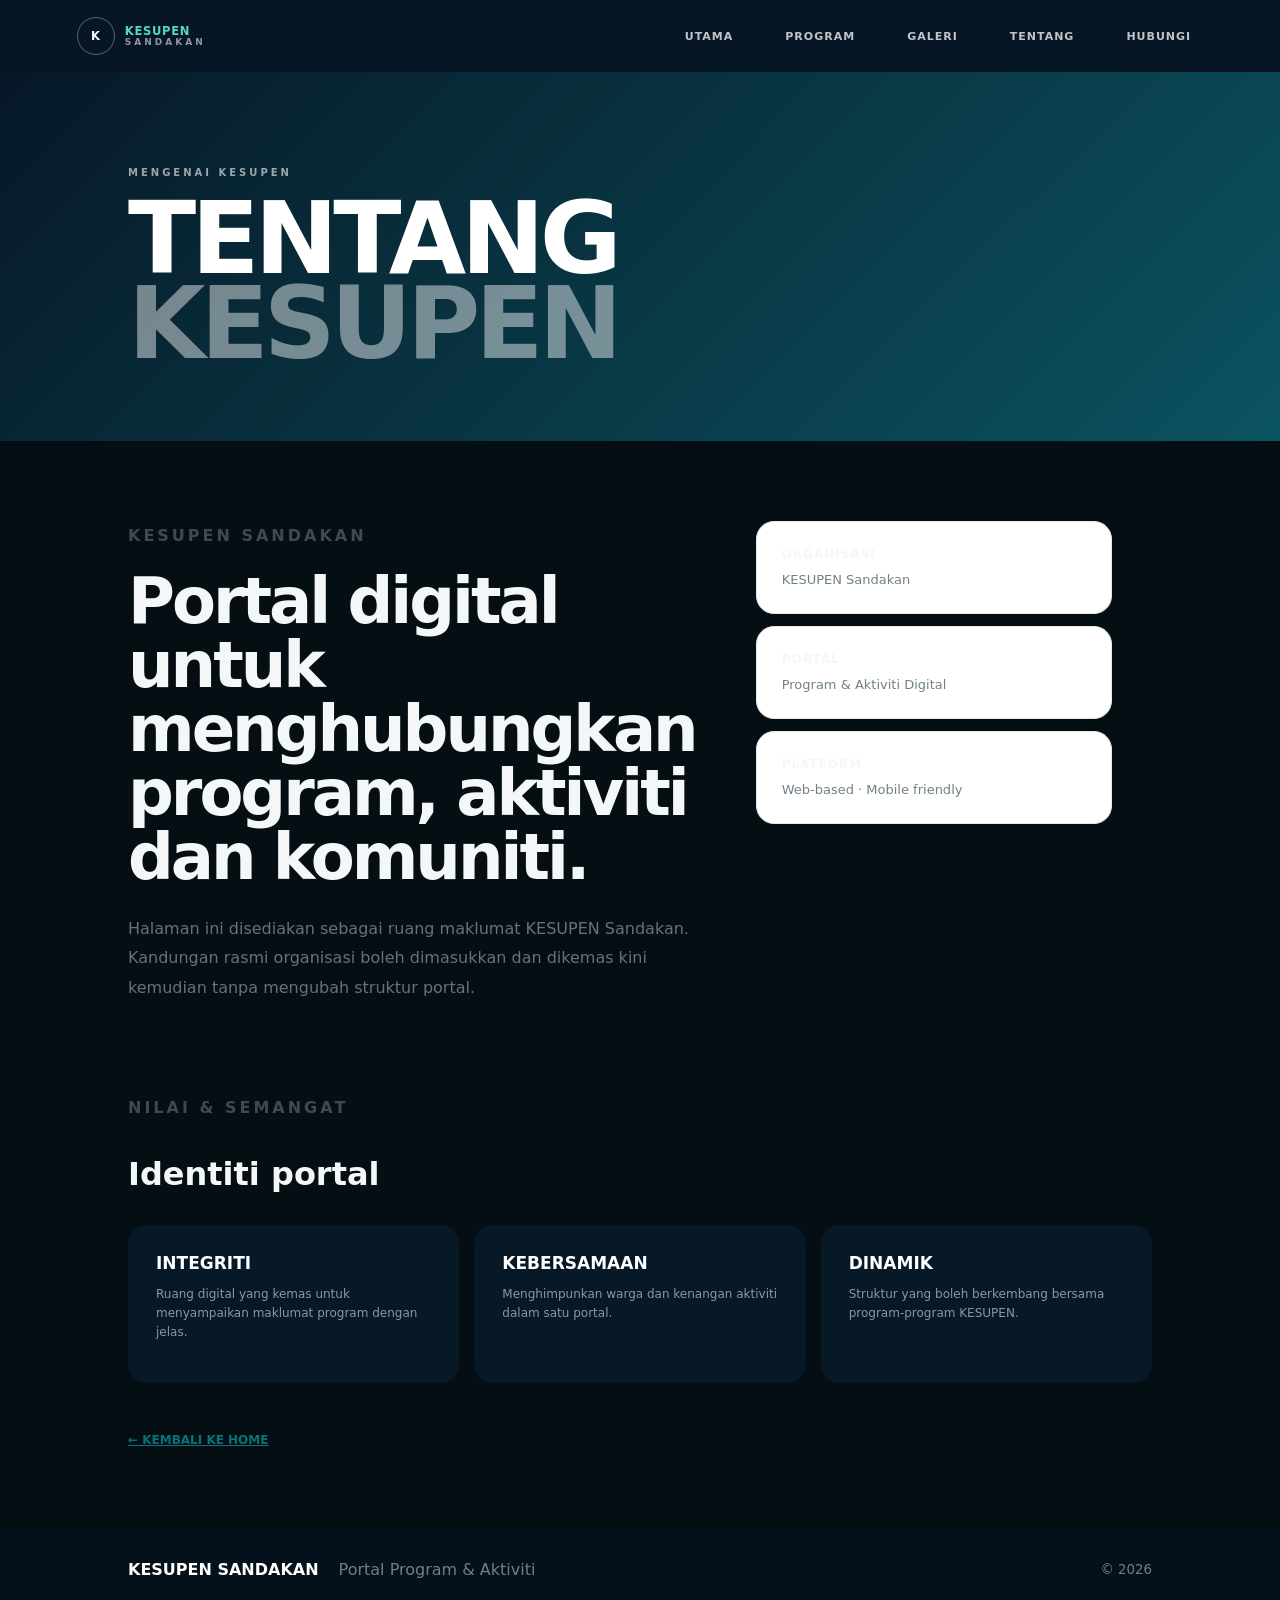
<file: about.html>
<!doctype html>
<html lang="ms">
<head>
<meta charset="utf-8"><meta name="viewport" content="width=device-width,initial-scale=1">
<meta name="theme-color" content="#071827">
<title>About | KESUPEN SANDAKAN</title>
<link rel="stylesheet" href="css/style.css">
<style>
.about-page{padding-top:72px}.about-hero{padding:95px 10vw 75px;background:linear-gradient(135deg,#071827,#0b5360);color:#fff}.about-hero h1{font-size:clamp(52px,8vw,100px);line-height:.85;letter-spacing:-5px;margin:0}.about-hero h1 span{opacity:.45}.about-main{padding:80px 10vw}.about-grid{display:grid;grid-template-columns:1.1fr .9fr;gap:60px;align-items:start}.about-main h2{font-size:clamp(36px,5vw,64px);line-height:1;letter-spacing:-3px;margin:0 0 25px}.about-main p{font-size:16px;line-height:1.85;color:#63747b}.facts{display:grid;gap:12px}.fact{padding:25px;background:#fff;border:1px solid #e0e8e9;border-radius:18px}.fact b{display:block;font-size:12px;letter-spacing:1px;margin-bottom:8px}.fact span{font-size:13px;color:#718087}.values{margin-top:75px}.values h3{font-size:32px}.value-grid{display:grid;grid-template-columns:repeat(3,1fr);gap:15px}.value{padding:28px;border-radius:18px;background:#071827;color:#fff;min-height:150px}.value b{font-size:17px}.value p{font-size:12px;color:#fff;opacity:.55;line-height:1.6;margin-top:12px}.back{display:inline-block;margin-top:50px;color:#08737a;font-size:12px;font-weight:900}@media(max-width:760px){.about-main{padding:60px 24px}.about-hero{padding:75px 24px 60px}.about-grid{grid-template-columns:1fr;gap:35px}.value-grid{grid-template-columns:1fr}}
</style>
</head>
<body>
<header class="header">
<a class="brand" href="index.html"><span class="brand-icon">K</span><span><b>KESUPEN</b><small>SANDAKAN</small></span></a>
<button id="mobileMenuBtn" class="mobile-menu-btn" aria-label="Buka menu" aria-expanded="false">☰</button>
    <nav><a href="index.html">UTAMA</a><a href="programs.html">PROGRAM</a><a href="gallery.html">GALERI</a><a href="about.html">TENTANG</a>
      <a href="contact.html">HUBUNGI</a></nav>
<button class="menu" aria-label="Menu">☰</button>
</header>
<main class="about-page">
<section class="about-hero"><p class="kicker">MENGENAI KESUPEN</p><h1>TENTANG<br><span>KESUPEN</span></h1></section>
<section class="about-main">
<div class="about-grid">
<div><p class="kicker">KESUPEN SANDAKAN</p><h2>Portal digital untuk menghubungkan program, aktiviti dan komuniti.</h2><p>Halaman ini disediakan sebagai ruang maklumat KESUPEN Sandakan. Kandungan rasmi organisasi boleh dimasukkan dan dikemas kini kemudian tanpa mengubah struktur portal.</p></div>
<div class="facts">
<div class="fact"><b>ORGANISASI</b><span>KESUPEN Sandakan</span></div>
<div class="fact"><b>PORTAL</b><span>Program & Aktiviti Digital</span></div>
<div class="fact"><b>PLATFORM</b><span>Web-based · Mobile friendly</span></div>
</div>
</div>
<section class="values"><p class="kicker">NILAI & SEMANGAT</p><h3>Identiti portal</h3><div class="value-grid">
<div class="value"><b>INTEGRITI</b><p>Ruang digital yang kemas untuk menyampaikan maklumat program dengan jelas.</p></div>
<div class="value"><b>KEBERSAMAAN</b><p>Menghimpunkan warga dan kenangan aktiviti dalam satu portal.</p></div>
<div class="value"><b>DINAMIK</b><p>Struktur yang boleh berkembang bersama program-program KESUPEN.</p></div>
</div></section>
<a class="back" href="index.html">← KEMBALI KE HOME</a>
</section>
</main>
<footer><b>KESUPEN SANDAKAN</b><span>Portal Program & Aktiviti</span><small>© 2026</small></footer>
<script src="js/programs.js"></script>
</body></html>
</file>
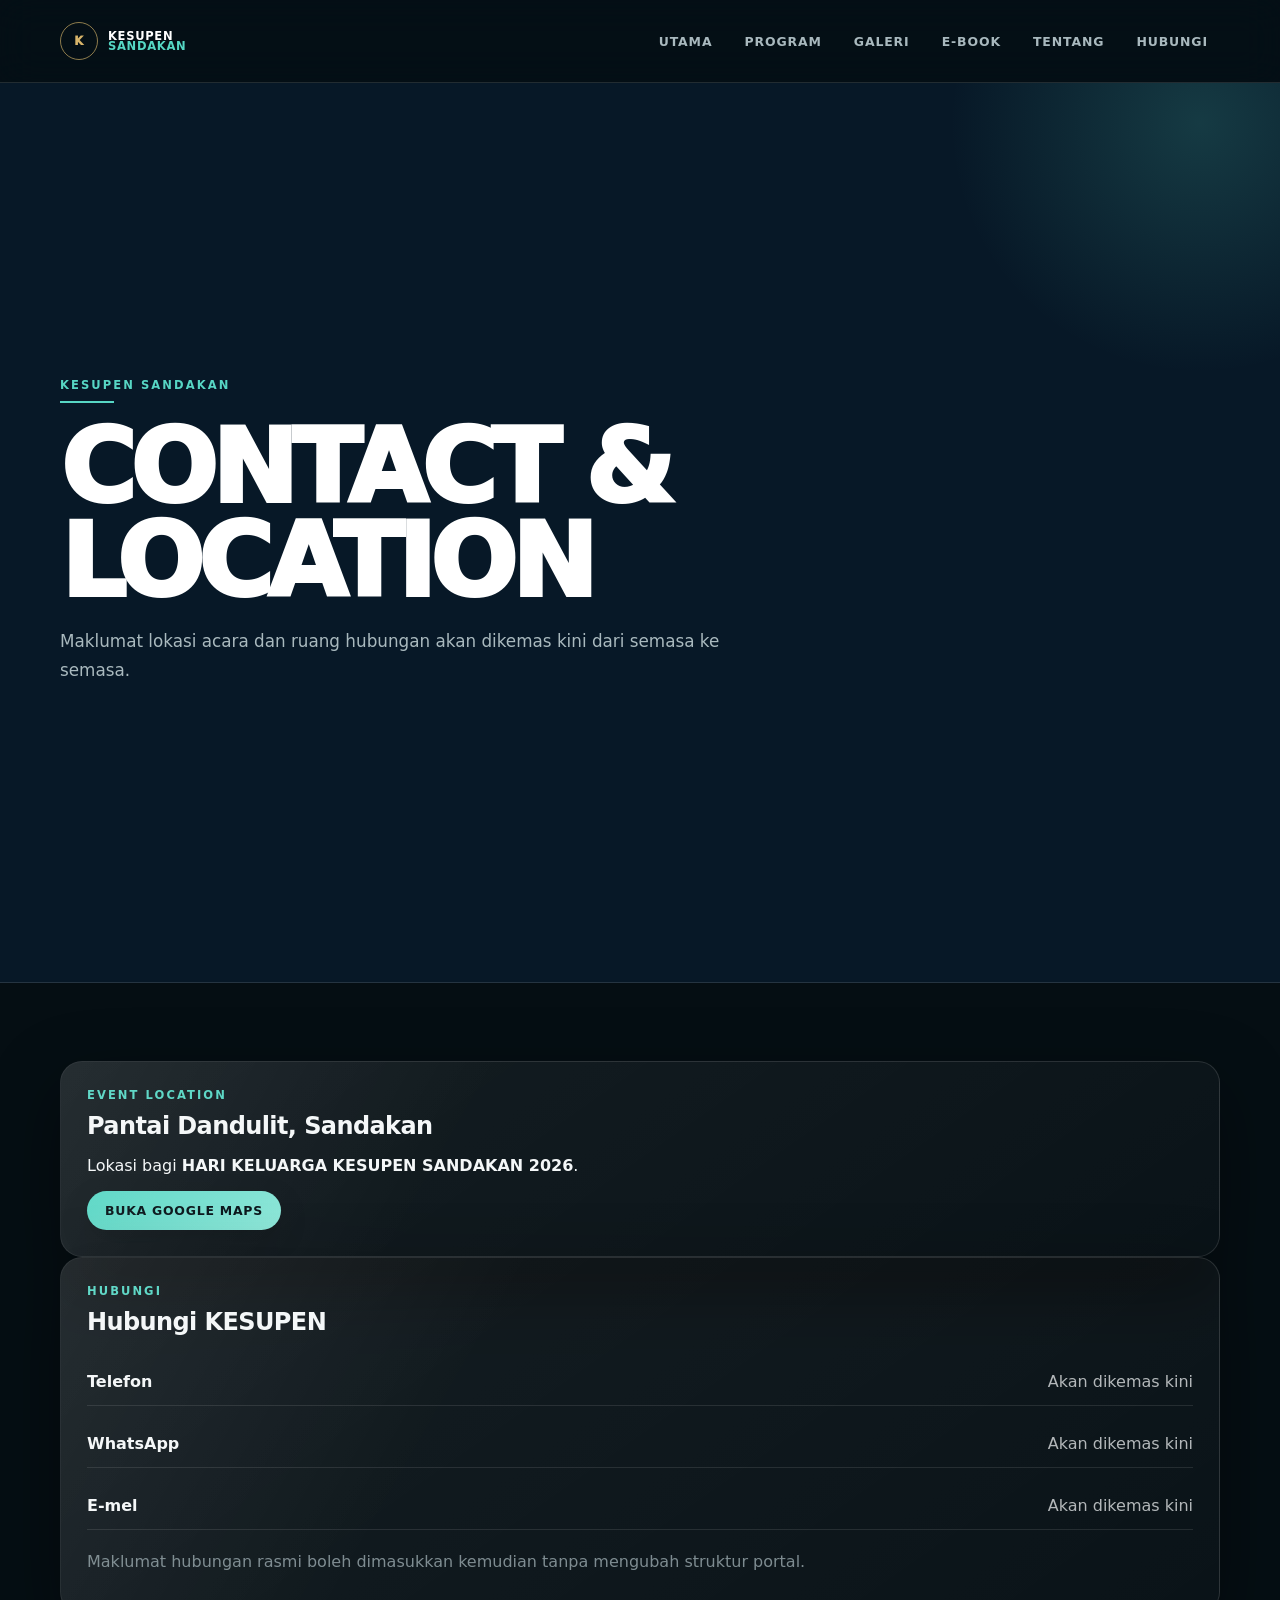
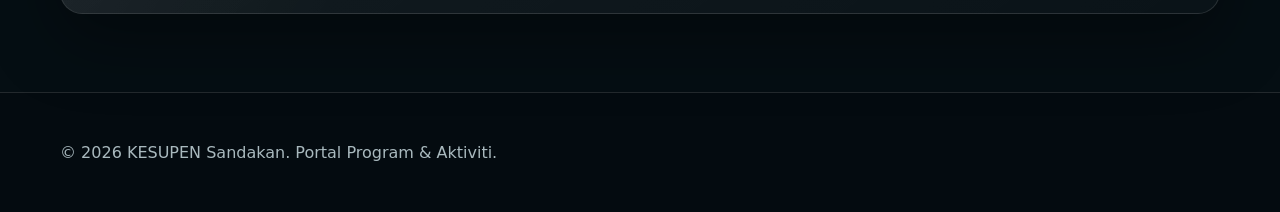
<file: contact.html>
<!DOCTYPE html>
<html lang="ms">
<head>
  <meta charset="UTF-8">
  <meta name="viewport" content="width=device-width, initial-scale=1.0">
  <title>Contact & Location | KESUPEN Sandakan</title>
  <link rel="stylesheet" href="css/style.css">
</head>
<body>
<header class="site-header premium-nav">
  <div class="container nav-wrap">
    <a class="brand" href="index.html">
      <span class="brand-mark">K</span>
      <span>KESUPEN<br><b>SANDAKAN</b></span>
    </a>
    <button id="mobileMenuBtn" class="mobile-menu-btn" aria-label="Buka menu" aria-expanded="false">☰</button>
    <nav>
      <a href="index.html">UTAMA</a>
      <a href="programs.html">PROGRAM</a>
      <a href="gallery.html">GALERI</a>
      <a href="event.html?id=hari-keluarga-kesupen-sandakan-2026">E-BOOK</a>
      <a href="about.html">TENTANG</a>
      <a href="contact.html">HUBUNGI</a>
    </nav>
  </div>
</header>

<main class="page-reveal">
  <section class="hero compact">
    <div class="container">
      <p class="eyebrow">KESUPEN SANDAKAN</p>
      <h1>CONTACT & LOCATION</h1>
      <p>Maklumat lokasi acara dan ruang hubungan akan dikemas kini dari semasa ke semasa.</p>
    </div>
  </section>

  <section class="section">
    <div class="container grid-2">
      <article class="card">
        <p class="eyebrow">EVENT LOCATION</p>
        <h2>Pantai Dandulit, Sandakan</h2>
        <p>Lokasi bagi <strong>HARI KELUARGA KESUPEN SANDAKAN 2026</strong>.</p>
        <a class="btn" target="_blank" rel="noopener"
           href="https://www.google.com/maps/search/?api=1&query=Pantai%20Dandulit%2C%20Sandakan">
          BUKA GOOGLE MAPS
        </a>
      </article>

      <article class="card">
        <p class="eyebrow">HUBUNGI</p>
        <h2>Hubungi KESUPEN</h2>
        <div class="contact-list">
          <div><strong>Telefon</strong><span>Akan dikemas kini</span></div>
          <div><strong>WhatsApp</strong><span>Akan dikemas kini</span></div>
          <div><strong>E-mel</strong><span>Akan dikemas kini</span></div>
        </div>
        <p class="muted">Maklumat hubungan rasmi boleh dimasukkan kemudian tanpa mengubah struktur portal.</p>
      </article>
    </div>
  </section>
</main>

<footer class="site-footer">
  <div class="container">
    <p>© 2026 KESUPEN Sandakan. Portal Program & Aktiviti.</p>
  </div>
</footer>
<script src="js/app.js"></script>
</body>
</html>
</file>
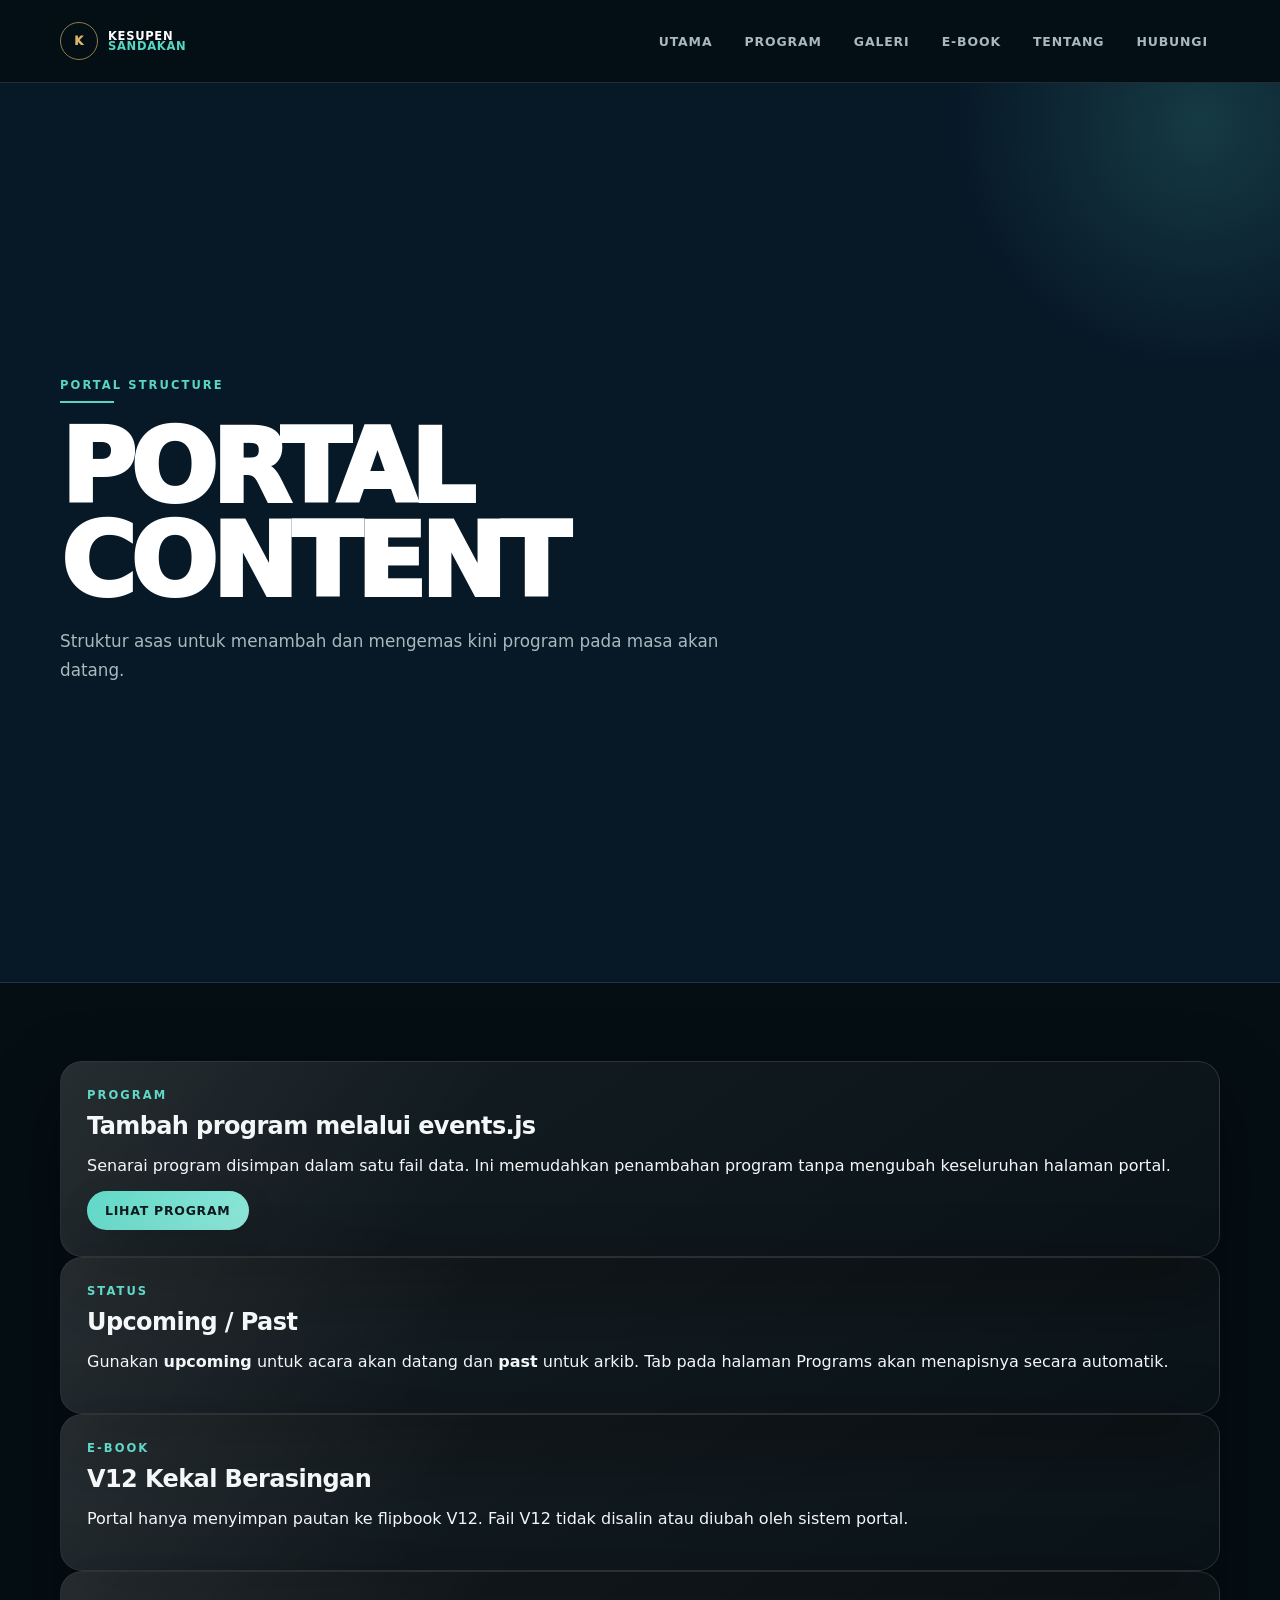
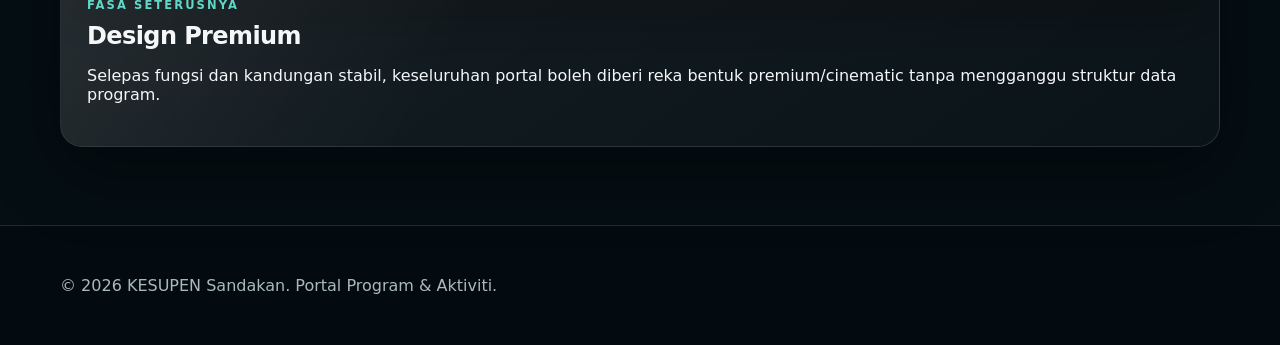
<file: content-management.html>
<!DOCTYPE html>
<html lang="ms">
<head>
  <meta charset="UTF-8">
  <meta name="viewport" content="width=device-width, initial-scale=1.0">
  <title>Content Management | KESUPEN Sandakan</title>
  <link rel="stylesheet" href="css/style.css">
</head>
<body>
<header class="site-header premium-nav">
  <div class="container nav-wrap">
    <a class="brand" href="index.html">
      <span class="brand-mark">K</span>
      <span>KESUPEN<br><b>SANDAKAN</b></span>
    </a>
    <button id="mobileMenuBtn" class="mobile-menu-btn" aria-label="Buka menu" aria-expanded="false">☰</button>
    <nav>
      <a href="index.html">UTAMA</a>
      <a href="programs.html">PROGRAM</a>
      <a href="gallery.html">GALERI</a>
      <a href="event.html?id=hari-keluarga-kesupen-sandakan-2026">E-BOOK</a>
      <a href="about.html">TENTANG</a>
      <a href="contact.html">HUBUNGI</a>
    </nav>
  </div>
</header>

<main class="page-reveal">
  <section class="hero compact">
    <div class="container">
      <p class="eyebrow">PORTAL STRUCTURE</p>
      <h1>PORTAL CONTENT</h1>
      <p>Struktur asas untuk menambah dan mengemas kini program pada masa akan datang.</p>
    </div>
  </section>

  <section class="section">
    <div class="container grid-2">
      <article class="card">
        <p class="eyebrow">PROGRAM</p>
        <h2>Tambah program melalui events.js</h2>
        <p>Senarai program disimpan dalam satu fail data. Ini memudahkan penambahan program tanpa mengubah keseluruhan halaman portal.</p>
        <a class="btn" href="programs.html">LIHAT PROGRAM</a>
      </article>

      <article class="card">
        <p class="eyebrow">STATUS</p>
        <h2>Upcoming / Past</h2>
        <p>Gunakan <strong>upcoming</strong> untuk acara akan datang dan <strong>past</strong> untuk arkib. Tab pada halaman Programs akan menapisnya secara automatik.</p>
      </article>

      <article class="card">
        <p class="eyebrow">E-BOOK</p>
        <h2>V12 Kekal Berasingan</h2>
        <p>Portal hanya menyimpan pautan ke flipbook V12. Fail V12 tidak disalin atau diubah oleh sistem portal.</p>
      </article>

      <article class="card">
        <p class="eyebrow">FASA SETERUSNYA</p>
        <h2>Design Premium</h2>
        <p>Selepas fungsi dan kandungan stabil, keseluruhan portal boleh diberi reka bentuk premium/cinematic tanpa mengganggu struktur data program.</p>
      </article>
    </div>
  </section>
</main>

<footer class="site-footer">
  <div class="container"><p>© 2026 KESUPEN Sandakan. Portal Program & Aktiviti.</p></div>
</footer>
<script src="js/app.js"></script>
</body>
</html>
</file>
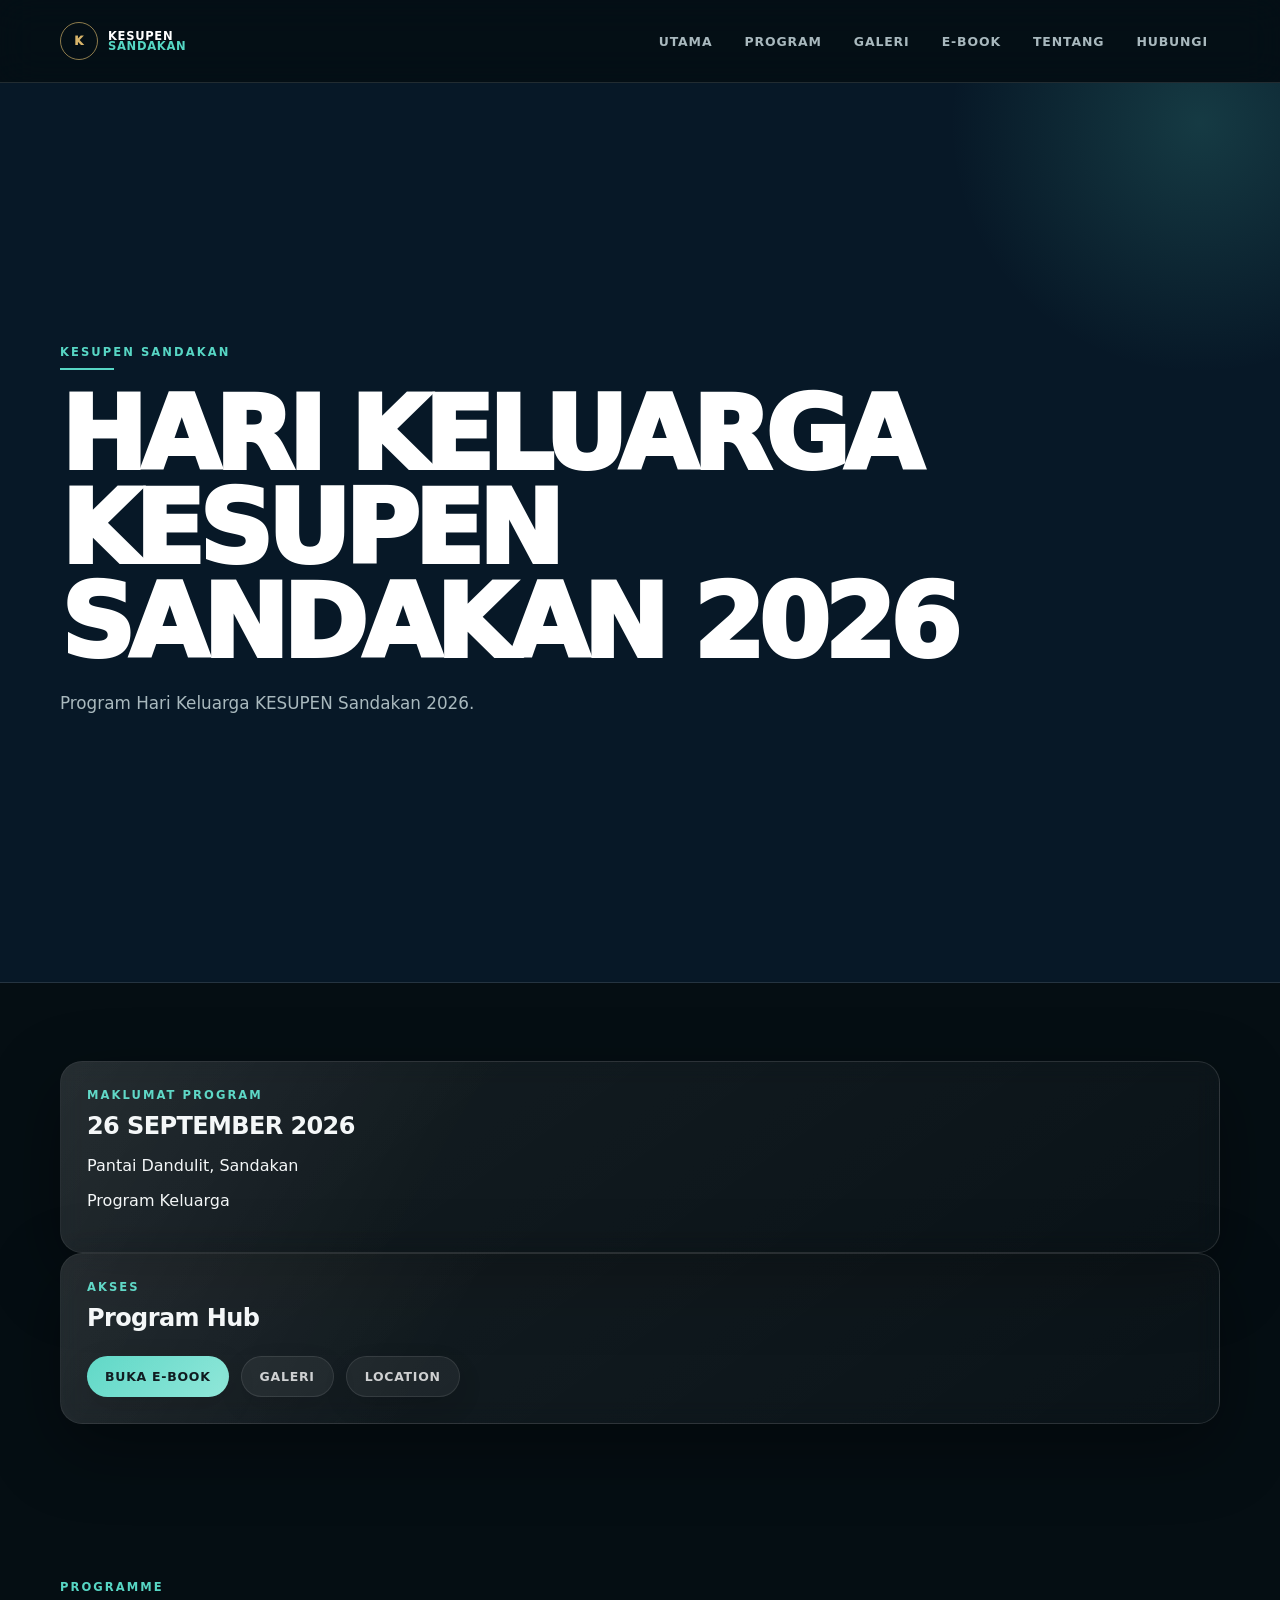
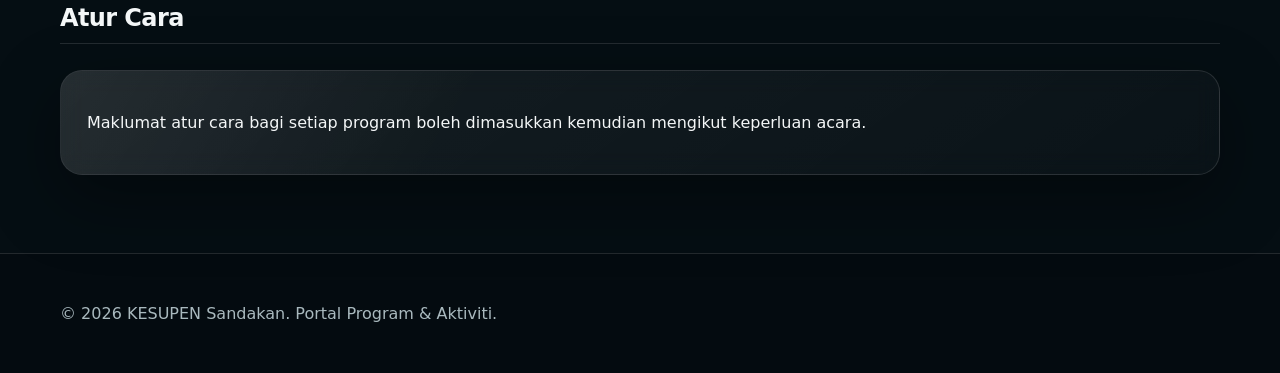
<file: event.html>
<!DOCTYPE html>
<html lang="ms">
<head>
  <meta charset="UTF-8">
  <meta name="viewport" content="width=device-width, initial-scale=1.0">
  <title>Program | KESUPEN Sandakan</title>
  <link rel="stylesheet" href="css/style.css">
</head>
<body>
<header class="site-header premium-nav">
  <div class="container nav-wrap">
    <a class="brand" href="index.html">
      <span class="brand-mark">K</span>
      <span>KESUPEN<br><b>SANDAKAN</b></span>
    </a>
    <button id="mobileMenuBtn" class="mobile-menu-btn" aria-label="Buka menu" aria-expanded="false">☰</button>
    <nav>
      <a href="index.html">UTAMA</a>
      <a href="programs.html">PROGRAM</a>
      <a href="gallery.html">GALERI</a>
      <a href="event.html?id=hari-keluarga-kesupen-sandakan-2026">E-BOOK</a>
      <a href="about.html">TENTANG</a>
      <a href="contact.html">HUBUNGI</a>
    </nav>
  </div>
</header>

<main id="eventRoot">
  <section class="hero compact">
    <div class="container">
      <p class="eyebrow">KESUPEN SANDAKAN</p>
      <h1 id="eventTitle">Memuatkan program…</h1>
      <p id="eventDescription"></p>
    </div>
  </section>

  <section class="section">
    <div class="container grid-2">
      <article class="card">
        <p class="eyebrow">MAKLUMAT PROGRAM</p>
        <h2 id="eventDate"></h2>
        <p id="eventLocation"></p>
        <p id="eventCategory"></p>
      </article>

      <article class="card">
        <p class="eyebrow">AKSES</p>
        <h2>Program Hub</h2>
        <div class="event-actions">
          <a id="ebookLink" class="btn" href="#" target="_blank" rel="noopener" hidden>BUKA E-BOOK</a>
          <a class="btn secondary" href="gallery.html">GALERI</a>
          <a class="btn secondary" href="contact.html">LOCATION</a>
        </div>
      </article>
    </div>
  </section>

  <section class="section">
    <div class="container">
      <div class="section-heading">
        <div>
          <p class="eyebrow">PROGRAMME</p>
          <h2>Atur Cara</h2>
        </div>
      </div>
      <div class="card">
        <p>Maklumat atur cara bagi setiap program boleh dimasukkan kemudian mengikut keperluan acara.</p>
      </div>
    </div>
  </section>
</main>

<footer class="site-footer">
  <div class="container"><p>© 2026 KESUPEN Sandakan. Portal Program & Aktiviti.</p></div>
</footer>

<script src="js/app.js"></script>
<script src="js/events.js"></script>
<script>
const params = new URLSearchParams(window.location.search);
const id = params.get("id") || "hari-keluarga-kesupen-sandakan-2026";
const event = KESUPEN_EVENTS.find(e => e.id === id);

if (!event) {
  document.getElementById("eventRoot").innerHTML = `
    <section class="hero compact"><div class="container">
      <p class="eyebrow">404</p>
      <h1>PROGRAM TIDAK DIJUMPAI</h1>
      <p>Program yang diminta tidak wujud dalam senarai portal.</p>
      <a class="btn" href="programs.html">KEMBALI KE PROGRAMS</a>
    </div></section>`;
} else {
  document.title = `${event.title} | KESUPEN Sandakan`;
  document.getElementById("eventTitle").textContent = event.title;
  document.getElementById("eventDescription").textContent = event.description;
  document.getElementById("eventDate").textContent = event.dateText;
  document.getElementById("eventLocation").textContent = event.location;
  document.getElementById("eventCategory").textContent = event.category;

  const ebook = document.getElementById("ebookLink");
  if (event.ebook && event.ebook !== "#") {
    ebook.href = event.ebook;
    ebook.hidden = false;
  }
}
</script>
</body>
</html>
</file>
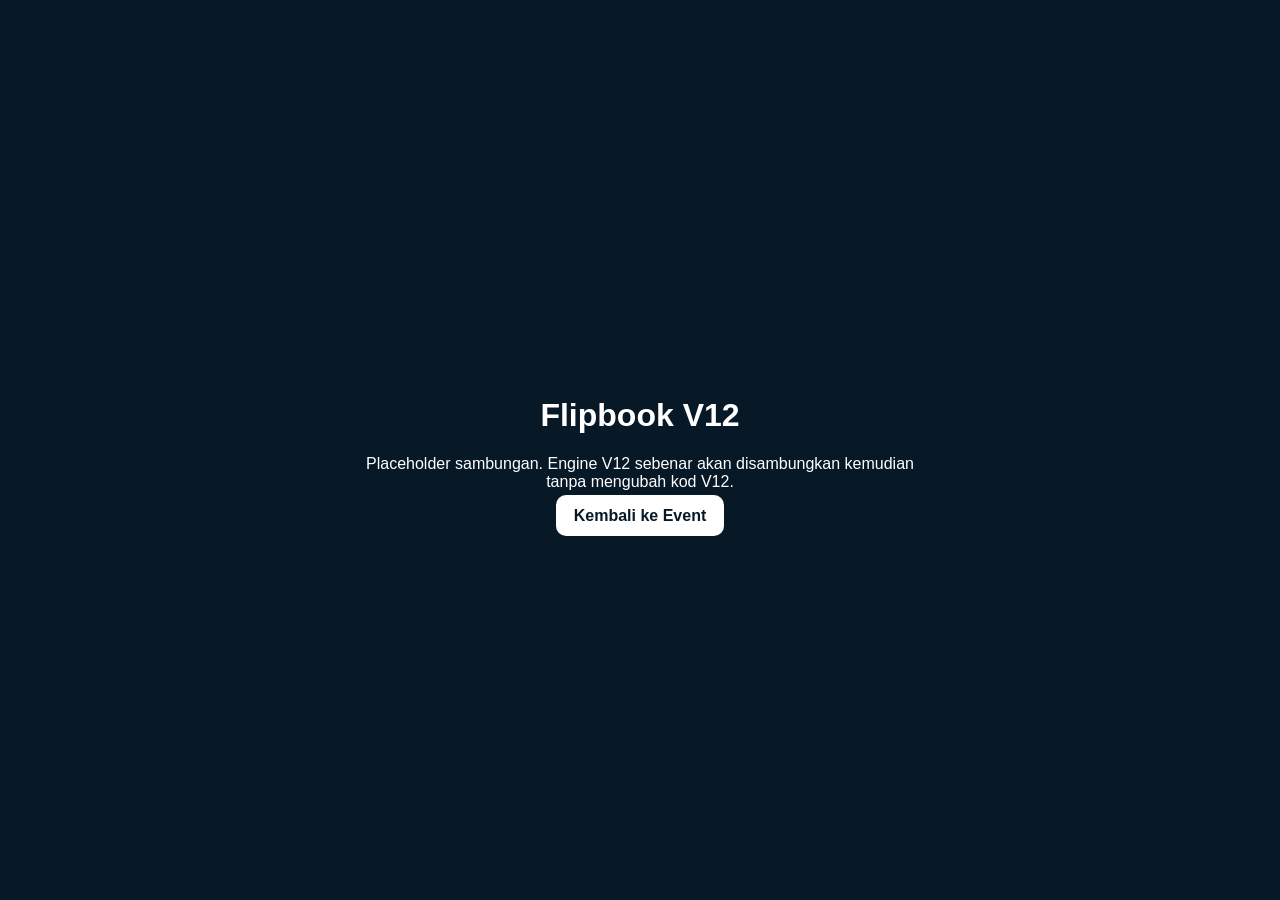
<file: flipbook-v12.html>
<!doctype html><html lang="ms"><head><meta charset="utf-8"><meta name="viewport" content="width=device-width,initial-scale=1"><title>E-Book V12</title><style>body{margin:0;background:#071827;color:#fff;font-family:Arial;display:grid;place-items:center;min-height:100vh}.box{text-align:center;padding:35px;max-width:560px}a{color:#071827;background:#fff;padding:12px 18px;border-radius:10px;text-decoration:none;font-weight:bold}</style></head><body><div class="box"><h1>Flipbook V12</h1><p>Placeholder sambungan. Engine V12 sebenar akan disambungkan kemudian tanpa mengubah kod V12.</p><a href="../../event.html">Kembali ke Event</a></div></body></html>
</file>
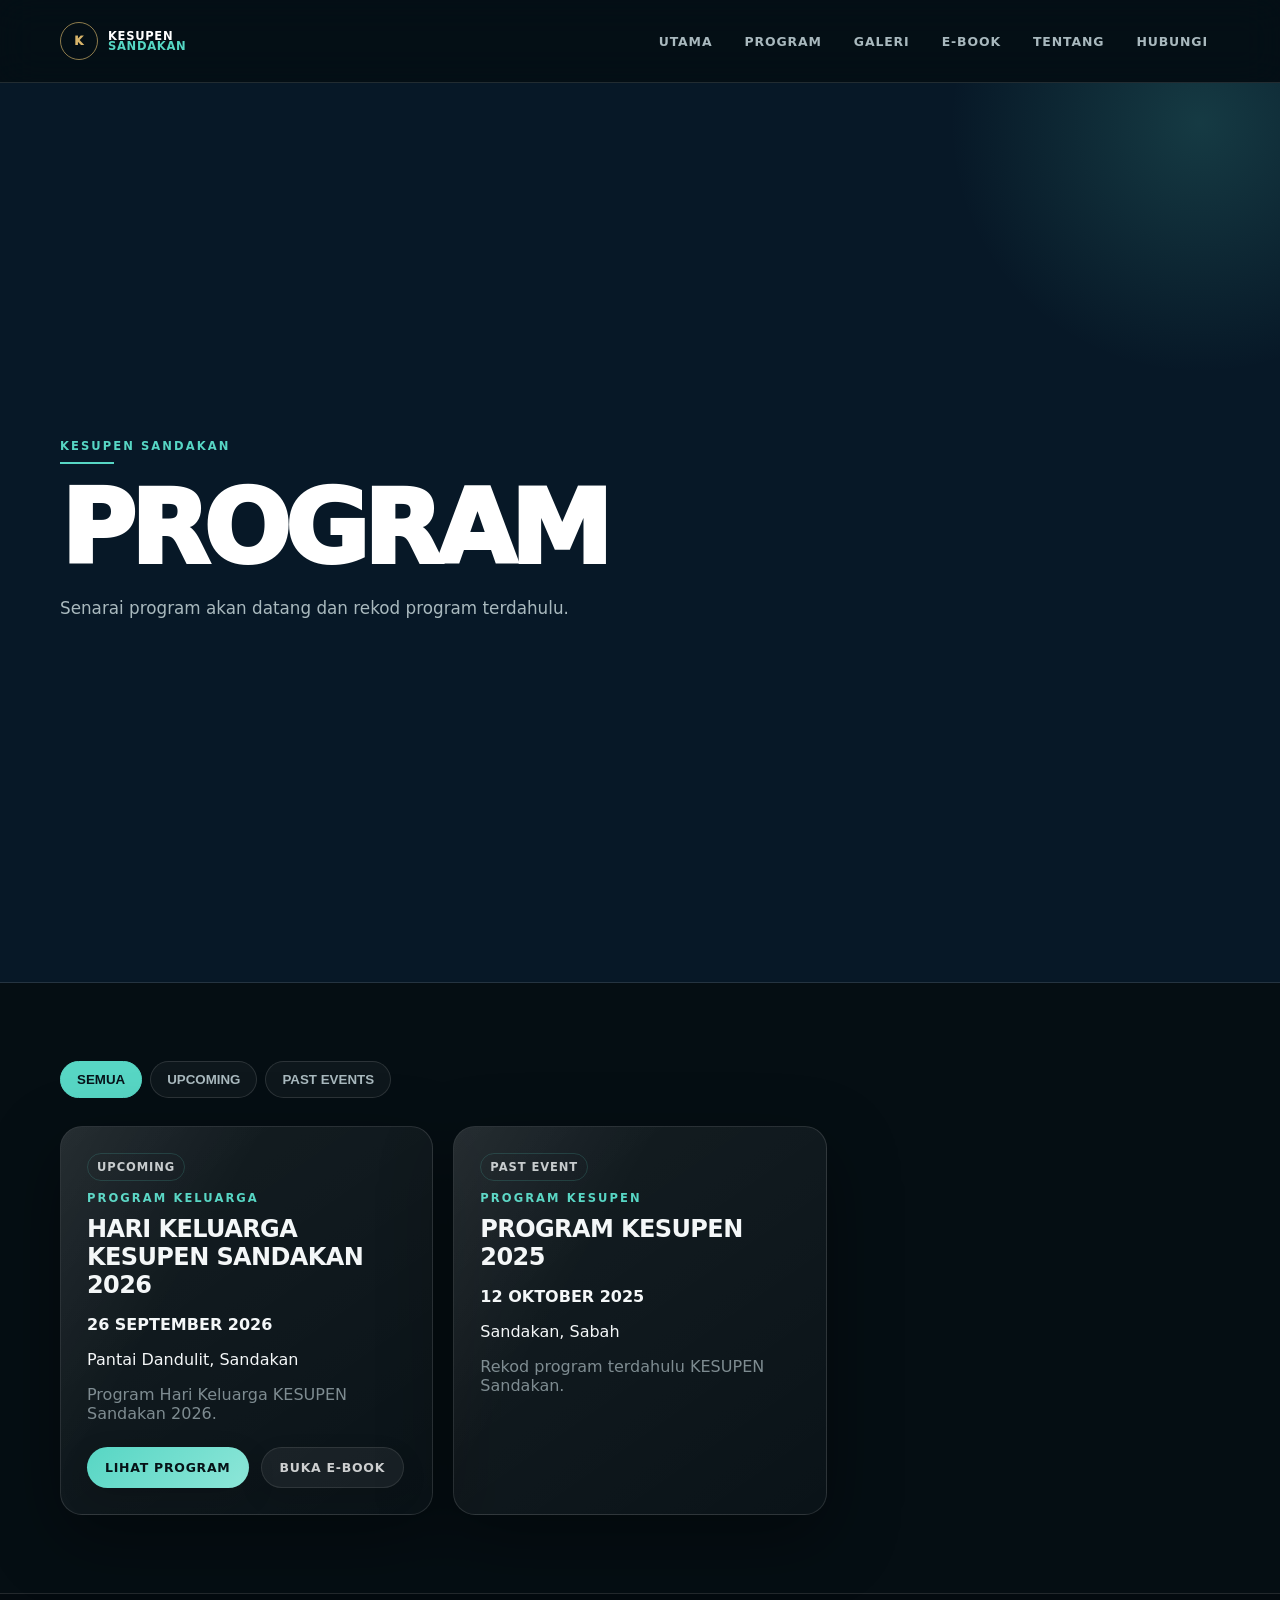
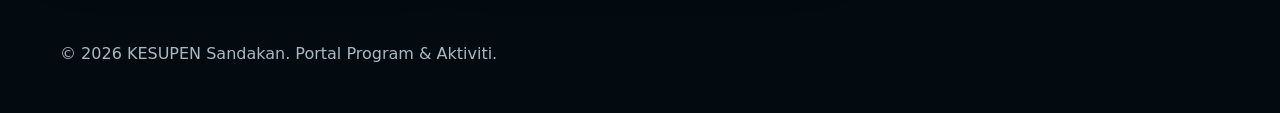
<file: programs.html>
<!DOCTYPE html>
<html lang="ms">
<head>
  <meta charset="UTF-8">
  <meta name="viewport" content="width=device-width, initial-scale=1.0">
  <title>Programs | KESUPEN Sandakan</title>
  <link rel="stylesheet" href="css/style.css">
</head>
<body>
<header class="site-header premium-nav">
  <div class="container nav-wrap">
    <a class="brand" href="index.html">
      <span class="brand-mark">K</span>
      <span>KESUPEN<br><b>SANDAKAN</b></span>
    </a>
    <button id="mobileMenuBtn" class="mobile-menu-btn" aria-label="Buka menu" aria-expanded="false">☰</button>
    <nav>
      <a href="index.html">UTAMA</a>
      <a href="programs.html">PROGRAM</a>
      <a href="gallery.html">GALERI</a>
      <a href="event.html?id=hari-keluarga-kesupen-sandakan-2026">E-BOOK</a>
      <a href="about.html">TENTANG</a>
      <a href="contact.html">HUBUNGI</a>
    </nav>
  </div>
</header>

<main class="page-reveal">
  <section class="hero compact">
    <div class="container">
      <p class="eyebrow">KESUPEN SANDAKAN</p>
      <h1>PROGRAM</h1>
      <p>Senarai program akan datang dan rekod program terdahulu.</p>
    </div>
  </section>

  <section class="section">
    <div class="container">
      <div class="filter-tabs" role="tablist">
        <button class="filter-btn active" data-filter="all">SEMUA</button>
        <button class="filter-btn" data-filter="upcoming">UPCOMING</button>
        <button class="filter-btn" data-filter="past">PAST EVENTS</button>
      </div>
      <div id="eventGrid" class="cards-grid"></div>
      <p id="emptyState" class="muted" hidden>Tiada program dalam kategori ini.</p>
    </div>
  </section>
</main>

<footer class="site-footer">
  <div class="container"><p>© 2026 KESUPEN Sandakan. Portal Program & Aktiviti.</p></div>
</footer>

<script src="js/app.js"></script>
<script src="js/events.js"></script>
<script src="js/programs.js"></script>
</body>
</html>
</file>
<file: css/style.css>
*{box-sizing:border-box}html{scroll-behavior:smooth}body{margin:0;background:#f4f6f5;color:#10222c;font-family:Arial,Helvetica,sans-serif}.header{height:72px;position:fixed;top:0;left:0;right:0;z-index:20;padding:0 6vw;display:flex;align-items:center;justify-content:space-between;background:#071827eF;color:#fff;backdrop-filter:blur(12px)}.brand{display:flex;align-items:center;gap:10px;color:#fff;text-decoration:none}.brand-icon{width:38px;height:38px;border:1px solid #ffffff55;border-radius:50%;display:grid;place-items:center;font-weight:900}.brand b,.brand small{display:block}.brand small{font-size:9px;letter-spacing:3px;opacity:.55;margin-top:2px}.header nav{display:flex;gap:28px}.header nav a{color:#fff;text-decoration:none;font-size:11px;font-weight:800;letter-spacing:1px;opacity:.75}.header nav a:hover{opacity:1}.menu{display:none;background:none;border:0;color:#fff;font-size:24px}.hero{height:760px;min-height:100svh;position:relative;overflow:hidden;background:#071827;color:#fff;display:flex;align-items:center;padding:120px 10vw 90px}.hero-bg{position:absolute;inset:0;background:radial-gradient(circle at 75% 40%,#0c7280 0,transparent 32%),radial-gradient(circle at 25% 80%,#123e4b 0,transparent 35%),linear-gradient(125deg,#06131f,#0b3442)}.hero-bg:after{content:"";position:absolute;inset:0;background:linear-gradient(90deg,#071827 0%,#071827dd 38%,#07182744 100%)}.hero-content{position:relative;z-index:2;max-width:760px}.kicker{font-size:10px;letter-spacing:3px;font-weight:900;opacity:.6;margin:0 0 18px}.hero h1{font-size:clamp(64px,11vw,150px);line-height:.78;letter-spacing:-8px;margin:0}.hero h1 em{font-style:normal;opacity:.5}.lead{font-size:18px;line-height:1.65;max-width:540px;opacity:.7;margin:32px 0}.actions{display:flex;gap:10px}.button{padding:14px 20px;border-radius:10px;text-decoration:none;font-size:11px;font-weight:900;letter-spacing:1px}.light{background:#fff;color:#071827}.outline{border:1px solid #ffffff44;color:#fff}.upcoming,.programs,.about{padding:100px 10vw}.section-title{margin-bottom:34px}.section-title h2{font-size:clamp(38px,5vw,62px);letter-spacing:-3px;margin:0}.event{min-height:180px;background:#fff;border-radius:22px;display:grid;grid-template-columns:130px 1fr 60px;align-items:center;gap:28px;padding:28px 34px;box-shadow:0 18px 50px #10222c12;border:1px solid #e7ecec}.event-date{border-right:1px solid #dce4e5;padding-right:25px;display:flex;align-items:center;gap:9px}.event-date strong{font-size:60px;line-height:.8}.event-date span{font-size:10px;line-height:1.3;font-weight:900;letter-spacing:1px}.tag{font-size:9px;letter-spacing:2px;font-weight:900;color:#08737a}.event-copy h3{font-size:clamp(22px,3vw,37px);line-height:1;margin:10px 0}.event-copy p{font-size:13px;color:#65757b}.arrow{font-size:35px;font-weight:300}.programs{background:#071827;color:#fff}.program-links{display:grid;grid-template-columns:repeat(3,1fr);gap:15px}.program-links a{min-height:190px;border:1px solid #ffffff18;border-radius:18px;padding:26px;display:flex;flex-direction:column;justify-content:flex-end;color:#fff;text-decoration:none;background:linear-gradient(145deg,#0b2937,#0a202d)}.program-links a:hover{transform:translateY(-3px);transition:.2s}.program-links b{font-size:18px}.program-links span{font-size:12px;opacity:.5;margin-top:9px}.about{min-height:360px}.about h2{font-size:clamp(35px,5vw,65px);max-width:850px;letter-spacing:-3px;line-height:1;margin:0}.about .kicker{color:#08737a}footer{background:#04111a;color:#fff;padding:32px 10vw;display:flex;gap:20px;align-items:center}footer span,footer small{opacity:.45}footer small{margin-left:auto}@media(max-width:760px){.header nav{display:none}.menu{display:block}.header{padding:0 22px}.hero{padding:120px 24px 70px}.hero h1{letter-spacing:-5px}.lead{font-size:16px}.upcoming,.programs,.about{padding:70px 24px}.event{grid-template-columns:1fr;gap:16px;padding:25px}.event-date{border:0;border-bottom:1px solid #dce4e5;padding:0 0 16px}.event-date strong{font-size:48px}.program-links{grid-template-columns:1fr}.program-links a{min-height:140px}footer{padding:28px 24px;flex-wrap:wrap}footer small{margin-left:0;width:100%}}
/* Contact & Location */
.compact { padding-top: 72px; padding-bottom: 72px; }
.contact-list { display: grid; gap: 14px; margin: 22px 0; }
.contact-list div { display:flex; justify-content:space-between; gap:20px; padding:14px 0; border-bottom:1px solid rgba(255,255,255,.10); }
.contact-list span, .muted { opacity:.72; }
.btn { display:inline-block; text-decoration:none; }

/* Flexible Event Archive */
.filter-tabs { display:flex; flex-wrap:wrap; gap:10px; margin-bottom:28px; }
.filter-btn { border:1px solid rgba(255,255,255,.18); background:transparent; color:inherit; padding:10px 16px; border-radius:999px; cursor:pointer; font-weight:700; }
.filter-btn.active { background:rgba(255,255,255,.12); }
.event-card { position:relative; }
.event-status { display:inline-block; font-size:.72rem; font-weight:800; letter-spacing:.08em; margin-bottom:10px; opacity:.8; }
.event-actions { display:flex; flex-wrap:wrap; gap:10px; margin-top:18px; }
.btn.secondary { opacity:.8; }

/* Gallery Albums */
.gallery-albums { display:grid; gap:28px; }
.gallery-album { overflow:hidden; border:1px solid rgba(255,255,255,.10); border-radius:18px; background:rgba(255,255,255,.03); }
.gallery-cover { aspect-ratio:16/7; overflow:hidden; background:rgba(255,255,255,.04); }
.gallery-cover img { width:100%; height:100%; object-fit:cover; display:block; }
.gallery-placeholder { height:100%; display:grid; place-items:center; opacity:.55; }
.gallery-album-body { padding:22px; }
.gallery-album-body h2 { margin:.2em 0 .35em; }
.gallery-thumbs { display:flex; flex-wrap:wrap; gap:10px; margin-top:16px; }
.thumb { width:110px; height:78px; padding:0; border:0; border-radius:10px; overflow:hidden; cursor:pointer; background:transparent; }
.thumb img { width:100%; height:100%; object-fit:cover; display:block; }
.lightbox { position:fixed; inset:0; z-index:9999; display:grid; place-items:center; padding:30px; background:rgba(0,0,0,.88); }
.lightbox[hidden] { display:none; }
.lightbox img { max-width:94vw; max-height:88vh; object-fit:contain; border-radius:10px; }
.lightbox-close { position:absolute; top:16px; right:20px; border:0; background:transparent; color:white; font-size:42px; cursor:pointer; }

/* Dynamic Homepage */
.home-hero { min-height: 58vh; display:flex; align-items:center; }
.hero-actions { display:flex; flex-wrap:wrap; gap:12px; margin-top:24px; }
.section-heading { display:flex; align-items:end; justify-content:space-between; gap:20px; margin-bottom:26px; }
.section-heading a { text-decoration:none; opacity:.8; }
.quick-grid { display:grid; grid-template-columns:repeat(4, 1fr); gap:16px; }
.quick-card { text-decoration:none; color:inherit; }
.quick-card span { opacity:.55; font-weight:800; }
@media (max-width: 800px) {
  .quick-grid { grid-template-columns:repeat(2, 1fr); }
}
@media (max-width: 520px) {
  .quick-grid { grid-template-columns:1fr; }
  .section-heading { align-items:start; flex-direction:column; }
}

/* =========================================================
   KESUPEN PREMIUM / CINEMATIC THEME V1
   Struktur & V12 tidak diubah.
   ========================================================= */
:root{
  --bg:#07131a;
  --bg2:#0b2029;
  --panel:rgba(13,34,43,.72);
  --line:rgba(255,255,255,.12);
  --text:#f4f7f8;
  --muted:#a9b9be;
  --accent:#57d6c4;
  --accent2:#d8b56a;
  --shadow:0 24px 70px rgba(0,0,0,.38);
}
*{box-sizing:border-box}
html{scroll-behavior:smooth}
body{
  margin:0;
  color:var(--text);
  background:
    radial-gradient(circle at 15% 10%,rgba(87,214,196,.13),transparent 30%),
    radial-gradient(circle at 85% 25%,rgba(216,181,106,.10),transparent 28%),
    linear-gradient(145deg,var(--bg),var(--bg2) 55%,#061017);
  font-family:Inter,system-ui,-apple-system,BlinkMacSystemFont,"Segoe UI",sans-serif;
}
body:before{
  content:"";position:fixed;inset:0;pointer-events:none;opacity:.18;
  background-image:linear-gradient(rgba(255,255,255,.025) 1px,transparent 1px),
                   linear-gradient(90deg,rgba(255,255,255,.025) 1px,transparent 1px);
  background-size:42px 42px;
}
.container{width:min(1160px,calc(100% - 36px));margin:auto}
.site-header{
  position:sticky;top:0;z-index:100;
  background:rgba(5,16,22,.78);
  backdrop-filter:blur(18px);
  border-bottom:1px solid var(--line);
}
.nav-wrap{min-height:74px;display:flex;align-items:center;justify-content:space-between;gap:20px}
.brand{color:#fff;text-decoration:none;font-weight:900;letter-spacing:.09em}
nav{display:flex;gap:8px;flex-wrap:wrap}
nav a{
  color:var(--muted);text-decoration:none;padding:9px 12px;border-radius:999px;
  font-size:.78rem;font-weight:800;letter-spacing:.07em
}
nav a:hover,nav a.active{color:#fff;background:rgba(87,214,196,.10)}
.hero{
  position:relative;overflow:hidden;
  padding:110px 0 100px;
  border-bottom:1px solid var(--line);
}
.hero:after{
  content:"";position:absolute;width:520px;height:520px;right:-180px;top:-220px;
  border-radius:50%;background:radial-gradient(circle,rgba(87,214,196,.18),transparent 68%);
}
.home-hero{min-height:68vh;display:flex;align-items:center}
.home-hero h1,.hero h1{
  margin:8px 0 18px;font-size:clamp(2.8rem,8vw,6.6rem);
  line-height:.92;letter-spacing:-.055em;max-width:900px
}
.hero p:not(.eyebrow){max-width:680px;color:var(--muted);font-size:1.05rem;line-height:1.7}
.eyebrow{
  margin:0 0 10px;color:var(--accent);font-size:.72rem;font-weight:900;
  letter-spacing:.18em;text-transform:uppercase
}
.section{padding:78px 0}
.section-heading h2,.card h2{margin:.15em 0 .45em;letter-spacing:-.025em}
.section-heading{border-bottom:1px solid var(--line)}
.cards-grid{display:grid;grid-template-columns:repeat(3,1fr);gap:20px}
.card{
  background:linear-gradient(145deg,rgba(255,255,255,.065),rgba(255,255,255,.025));
  border:1px solid var(--line);border-radius:22px;padding:26px;
  box-shadow:var(--shadow);backdrop-filter:blur(12px)
}
.card:hover{transform:translateY(-3px);transition:.25s ease;border-color:rgba(87,214,196,.3)}
.btn{
  display:inline-flex;align-items:center;justify-content:center;gap:8px;
  color:#061217;background:linear-gradient(135deg,var(--accent),#8de6d8);
  border:0;border-radius:999px;padding:12px 18px;text-decoration:none;
  font-weight:900;font-size:.78rem;letter-spacing:.06em
}
.btn.secondary{
  color:#fff;background:rgba(255,255,255,.07);border:1px solid var(--line)
}
.hero-actions,.event-actions{display:flex;flex-wrap:wrap;gap:12px;margin-top:24px}
.quick-grid{gap:20px}
.quick-card{min-height:170px}
.gallery-album{border-color:var(--line);box-shadow:var(--shadow)}
.gallery-cover{background:#081920}
.site-footer{
  padding:34px 0;border-top:1px solid var(--line);
  color:var(--muted);background:rgba(0,0,0,.18)
}
.muted{color:var(--muted)!important}
.filter-tabs{gap:8px}
.filter-btn{
  color:var(--muted);background:rgba(255,255,255,.04);
  border:1px solid var(--line);transition:.2s
}
.filter-btn.active{color:#07131a;background:var(--accent);border-color:var(--accent)}
@media(max-width:900px){
  .cards-grid{grid-template-columns:repeat(2,1fr)}
}
@media(max-width:650px){
  .container{width:min(100% - 24px,1160px)}
  .nav-wrap{align-items:flex-start;padding:14px 0;flex-direction:column}
  nav{width:100%;overflow:auto;flex-wrap:nowrap}
  nav a{white-space:nowrap}
  .hero{padding:78px 0 68px}
  .home-hero{min-height:72vh}
  .cards-grid,.quick-grid{grid-template-columns:1fr}
  .card{padding:21px}
}

/* Premium V2 — visual polish */
.page-reveal{animation:pageReveal .55s ease both}
@keyframes pageReveal{from{opacity:0;transform:translateY(10px)}to{opacity:1;transform:none}}
.hero .eyebrow{position:relative;display:inline-block}
.hero .eyebrow:after{content:"";display:block;width:54px;height:2px;margin-top:9px;background:var(--accent)}
.hero h1{font-weight:950;text-wrap:balance}
.card{position:relative;overflow:hidden}
.card:before{
  content:"";position:absolute;inset:0;pointer-events:none;
  background:linear-gradient(120deg,rgba(255,255,255,.07),transparent 35%);
}
.event-status{padding:6px 9px;border:1px solid rgba(87,214,196,.22);border-radius:999px}
.gallery-album{transition:transform .25s ease}
.gallery-album:hover{transform:translateY(-4px)}
.gallery-cover img,.thumb img{transition:transform .45s ease}
.gallery-cover:hover img,.thumb:hover img{transform:scale(1.04)}
.btn{box-shadow:0 10px 28px rgba(0,0,0,.18);transition:transform .2s ease,box-shadow .2s ease}
.btn:hover{transform:translateY(-2px);box-shadow:0 14px 34px rgba(0,0,0,.28)}
@media(prefers-reduced-motion:reduce){
  html{scroll-behavior:auto}
  .page-reveal,.card,.gallery-album,.btn,.gallery-cover img,.thumb img{animation:none;transition:none}
}

/* Homepage Hero Upgrade V1 */
.cinematic-hero{min-height:76vh;display:flex;align-items:center}
.hero-content{position:relative;z-index:2;display:grid;grid-template-columns:minmax(0,1.25fr) minmax(300px,.75fr);gap:50px;align-items:center}
.hero-copy h1{font-size:clamp(3.5rem,8vw,7.5rem);margin-bottom:24px}
.hero-copy h1 span{color:var(--accent);text-shadow:0 0 35px rgba(87,214,196,.22)}
.hero-event-panel{
  padding:30px;border-radius:28px;
  background:linear-gradient(145deg,rgba(11,35,43,.88),rgba(8,20,27,.68));
  border:1px solid rgba(87,214,196,.22);
  box-shadow:0 30px 80px rgba(0,0,0,.45);
  backdrop-filter:blur(18px)
}
.hero-event-top{display:flex;justify-content:space-between;align-items:center;margin-bottom:24px}
.hero-event-top #heroDays{font-size:.75rem;font-weight:900;letter-spacing:.1em;color:var(--accent2)}
.hero-event-panel h2{font-size:clamp(1.5rem,3vw,2.4rem);line-height:1.05}
.hero-glow{position:absolute;border-radius:50%;filter:blur(2px);pointer-events:none}
.hero-glow-one{width:430px;height:430px;left:-180px;bottom:-210px;background:radial-gradient(circle,rgba(87,214,196,.13),transparent 68%)}
.hero-glow-two{width:520px;height:520px;right:-190px;top:-210px;background:radial-gradient(circle,rgba(216,181,106,.12),transparent 68%)}
@media(max-width:800px){
  .cinematic-hero{min-height:auto}
  .hero-content{grid-template-columns:1fr;gap:30px}
  .hero-copy h1{font-size:clamp(3.1rem,16vw,5.2rem)}
}

/* =========================================================
   KESUPEN PREMIUM V3 — CINEMATIC + SLIDER FEEL + CARDS
   ========================================================= */
:root{--gold:#d8b56a;--teal:#55d7c4;--ink:#061217}
body{background:#050e13}
.premium-nav .nav-wrap{min-height:82px}
.brand{display:flex;align-items:center;gap:10px;line-height:.9;font-size:.72rem;letter-spacing:.06em}
.brand b{color:var(--teal)}
.brand-mark{display:grid;place-items:center;width:38px;height:38px;border:1px solid rgba(216,181,106,.65);border-radius:50%;color:var(--gold);font-weight:950}
.v3-hero{position:relative;min-height:88vh;display:flex;align-items:center;overflow:hidden;background:#061217}
.hero-backdrop{position:absolute;inset:0;background-image:url("../assets/images/kesupen-team.jpeg");background-size:cover;background-position:center 40%;filter:saturate(.72) contrast(1.08);transform:scale(1.03)}
.hero-overlay{position:absolute;inset:0;background:linear-gradient(90deg,rgba(3,12,16,.95) 0%,rgba(3,12,16,.72) 42%,rgba(3,12,16,.35) 72%,rgba(3,12,16,.78) 100%),linear-gradient(0deg,#050e13 0%,transparent 25%,rgba(5,14,19,.3) 100%)}
.v3-hero-inner{position:relative;z-index:2;display:grid;grid-template-columns:1.15fr .65fr;gap:70px;align-items:center}
.v3-hero-copy h1{font-size:clamp(4rem,8vw,8rem);line-height:.82;letter-spacing:-.065em;margin:12px 0 26px}
.v3-hero-copy h1 span{color:var(--teal)}
.hero-lead{max-width:620px;color:#c1cdd0!important;font-size:1.05rem!important;line-height:1.75!important}
.v3-event-card{padding:30px;border:1px solid rgba(216,181,106,.28);background:rgba(4,17,23,.72);backdrop-filter:blur(18px);border-radius:26px;box-shadow:0 30px 90px rgba(0,0,0,.5)}
.event-card-top{display:flex;justify-content:space-between;align-items:center;margin-bottom:25px}
.event-card-top #heroCountdown{color:var(--gold);font-size:.72rem;font-weight:900;letter-spacing:.1em}
.v3-event-card h2{font-size:clamp(1.5rem,3vw,2.5rem);line-height:1.03}
.event-meta{display:grid;gap:8px;margin:20px 0;color:#bdc9cc;font-size:.88rem}
.scroll-cue{position:absolute;bottom:24px;left:50%;z-index:3;transform:translateX(-50%);font-size:.65rem;letter-spacing:.2em;color:#a8b7ba}
.scroll-cue span{color:var(--teal);margin-left:7px}
.v3-featured{background:linear-gradient(180deg,#07151c,#071117)}
.v3-event-grid{display:grid;grid-template-columns:repeat(3,1fr);gap:16px}
.v3-event-tile{display:grid;grid-template-columns:72px 1fr 32px;gap:16px;align-items:center;padding:20px;border:1px solid var(--line);border-radius:18px;background:rgba(255,255,255,.035)}
.v3-event-tile h3{font-size:1.05rem;margin:5px 0}
.v3-event-tile p:not(.eyebrow){margin:0;color:var(--muted);font-size:.82rem}
.v3-event-tile>a{color:var(--teal);font-size:1.3rem;text-decoration:none}
.date-box{border-right:1px solid var(--line);padding-right:15px;text-align:center}
.date-box strong{display:block;font-size:2rem;line-height:1}
.date-box small{color:var(--gold);font-weight:800}
.sandakan-banner{position:relative;min-height:62vh;display:flex;align-items:center;overflow:hidden}
.sandakan-image{position:absolute;inset:0;background-image:url("../assets/images/kesupen-team.jpeg");background-size:cover;background-position:center 55%;filter:grayscale(.15) saturate(.8)}
.sandakan-overlay{position:absolute;inset:0;background:linear-gradient(90deg,rgba(3,13,17,.92),rgba(3,13,17,.55),rgba(3,13,17,.45))}
.sandakan-content{position:relative;z-index:2}
.sandakan-content h2{font-size:clamp(3rem,7vw,6rem);line-height:.9;letter-spacing:-.05em;margin:10px 0 22px}
.sandakan-content h2 span{color:var(--gold)}
.sandakan-content p:not(.eyebrow){max-width:540px;color:var(--muted);line-height:1.7}
.v3-card-grid{display:grid;grid-template-columns:repeat(4,1fr);gap:16px}
.v3-card{min-height:220px;padding:24px;color:inherit;text-decoration:none;border:1px solid var(--line);border-radius:20px;background:linear-gradient(145deg,rgba(255,255,255,.07),rgba(255,255,255,.025));transition:.25s}
.v3-card:hover{transform:translateY(-5px);border-color:rgba(85,215,196,.38)}
.v3-card span{color:var(--gold);font-size:.75rem;font-weight:900}
.v3-card h3{font-size:1.5rem;margin:55px 0 8px}
.v3-card p{color:var(--muted);font-size:.85rem;min-height:42px}
.v3-card b{font-size:.7rem;color:var(--teal);letter-spacing:.08em}
.gallery-mosaic{display:grid;grid-template-columns:2fr 1fr;gap:14px}
.mosaic-main,.mosaic-placeholder{border-radius:20px;overflow:hidden;border:1px solid var(--line)}
.mosaic-main{min-height:440px}
.mosaic-main img{width:100%;height:100%;object-fit:cover;display:block}
.mosaic-side{display:grid;gap:14px}
.mosaic-placeholder{display:grid;place-items:center;min-height:210px;background:linear-gradient(135deg,#0b2730,#071319);color:var(--gold);font-weight:900;letter-spacing:.15em;text-align:center}
.v3-cta{padding:100px 0;background:radial-gradient(circle at 75% 50%,rgba(85,215,196,.12),transparent 35%),#061117}
.v3-cta h2{font-size:clamp(2.7rem,6vw,5.5rem);line-height:.94;letter-spacing:-.05em;margin:10px 0 30px}
.v3-cta h2 span{color:var(--teal)}
.footer-v3{display:flex;justify-content:space-between;gap:20px;flex-wrap:wrap}
@media(max-width:900px){
 .v3-hero-inner{grid-template-columns:1fr;gap:35px}.v3-event-grid{grid-template-columns:1fr}.v3-card-grid{grid-template-columns:repeat(2,1fr)}
}
@media(max-width:600px){
 .v3-hero{min-height:92vh}.v3-hero-copy h1{font-size:clamp(3.5rem,18vw,5.5rem)}
 .v3-card-grid,.gallery-mosaic{grid-template-columns:1fr}.mosaic-main{min-height:300px}.mosaic-side{grid-template-columns:1fr 1fr}.mosaic-placeholder{min-height:140px}
 .sandakan-banner{min-height:65vh}.sandakan-content h2{font-size:clamp(3rem,16vw,5rem)}
}

/* =========================================================
   FINAL V4 — CONSISTENCY + MOBILE POLISH
   ========================================================= */
.brand-logo{
  width:42px;height:42px;object-fit:cover;border-radius:50%;
  border:1px solid rgba(216,181,106,.55);background:#08151b
}
.mobile-menu-btn{
  display:none;border:1px solid var(--line);background:rgba(255,255,255,.05);
  color:#fff;border-radius:10px;padding:9px 12px;font-size:1.1rem;cursor:pointer
}
@media(max-width:650px){
  .premium-nav .nav-wrap{position:relative}
  .mobile-menu-btn{display:block;position:absolute;right:0;top:18px}
  .premium-nav nav{display:none;width:100%;padding:8px 0 2px}
  .premium-nav nav.menu-open{display:flex;flex-direction:column;max-height:70vh;overflow:auto}
  .premium-nav nav a{padding:12px 14px}
  .brand-logo{width:38px;height:38px}
}
:focus-visible{outline:2px solid var(--teal);outline-offset:3px}
a{transition:color .2s ease}
img{max-width:100%}
</file>
